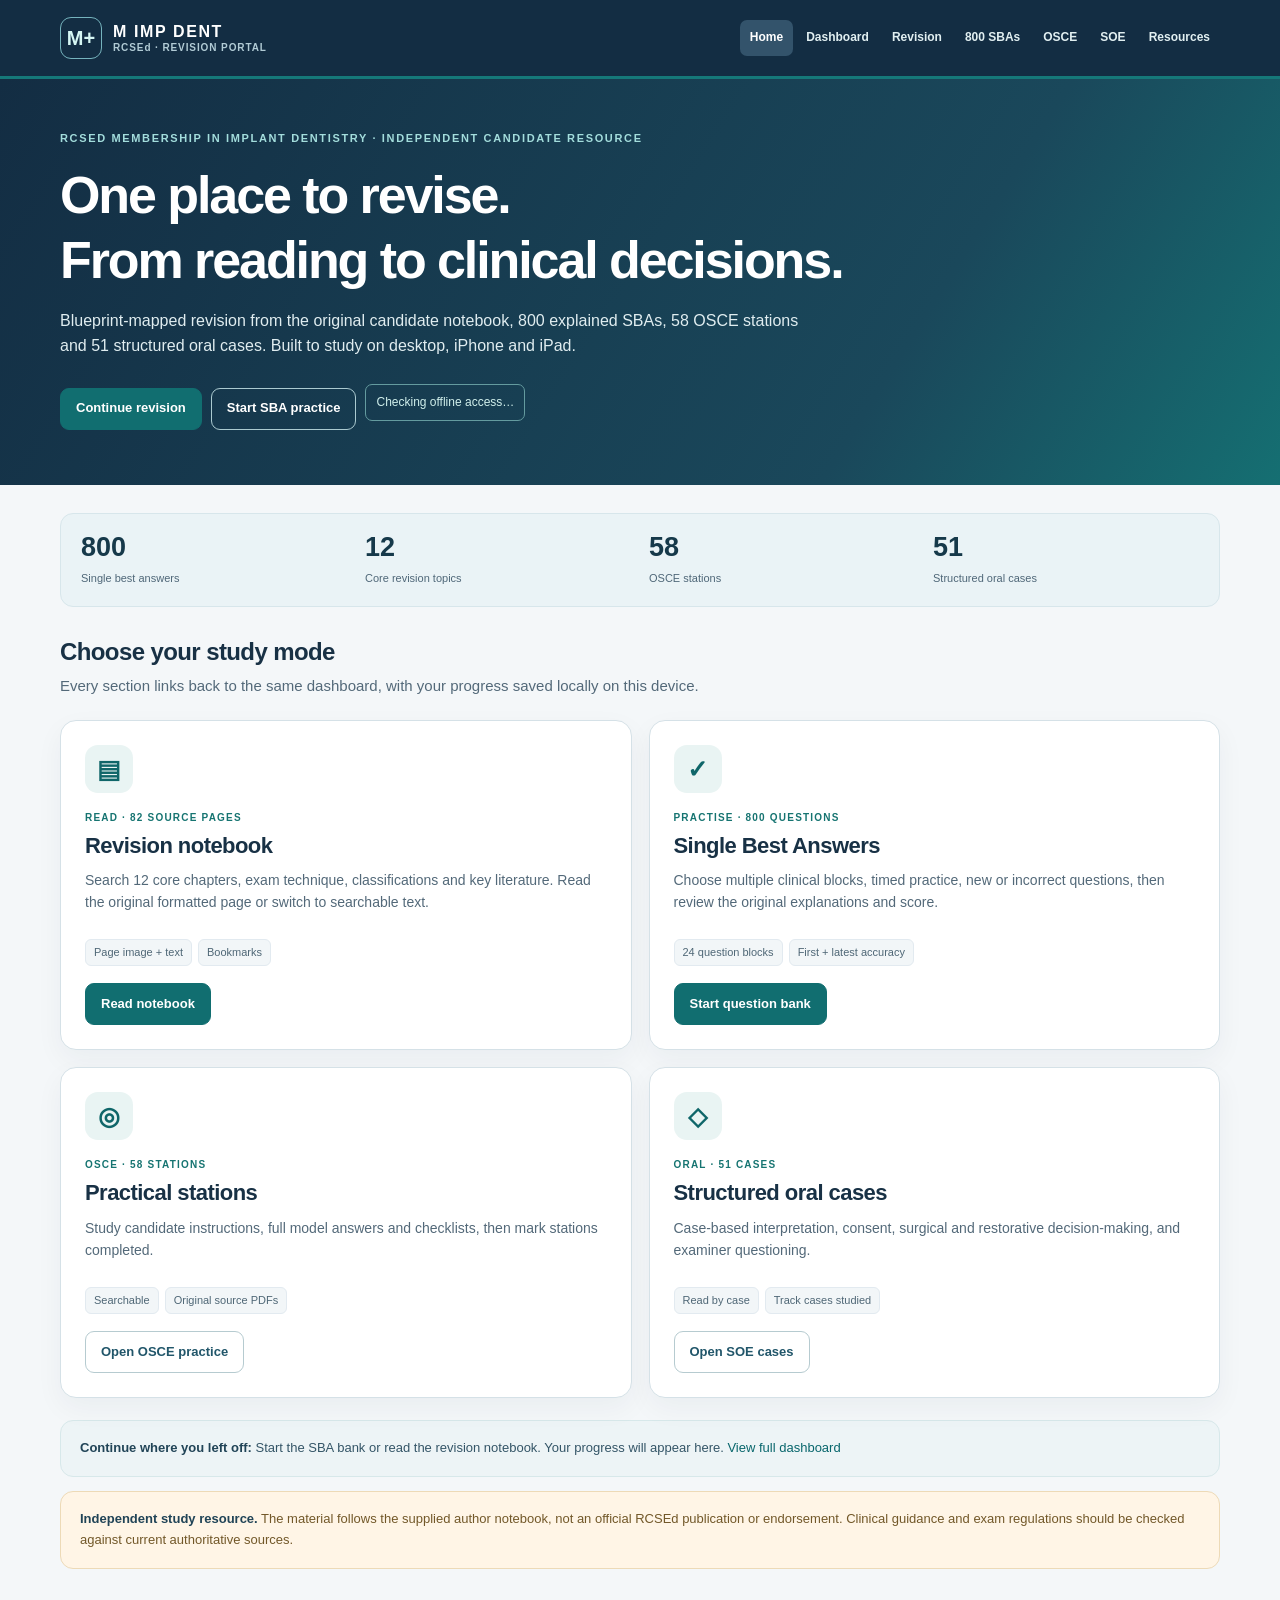
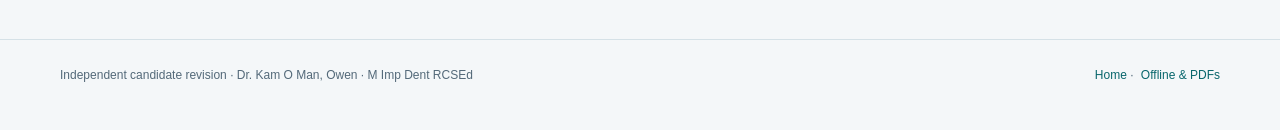
<file: index.html>
<!doctype html><html lang="en"><head><meta charset="utf-8"><meta name="viewport" content="width=device-width,initial-scale=1,viewport-fit=cover"><meta name="theme-color" content="#132d43"><meta name="apple-mobile-web-app-capable" content="yes"><meta name="apple-mobile-web-app-title" content="MImpDent RCSEd"><meta name="apple-mobile-web-app-status-bar-style" content="default"><meta name="description" content="Membership in Implant Dentistry RCSEd revision portal: 800 SBA, 82-page guide, 58 OSCE stations and 51 oral cases. Offline-capable."><link rel="manifest" href="manifest.webmanifest"><link rel="icon" href="assets/icon.svg" type="image/svg+xml"><link rel="apple-touch-icon" href="assets/icon-180.png"><link rel="stylesheet" href="styles.css"><link rel="stylesheet" href="site.css"><title>M Imp Dent RCSEd · Revision Portal</title></head><body>
<header class="site-header"><div class="container header-in"><a class="brand" href="#home" aria-label="Implant dentistry revision home"><span class="brand-emblem">M+</span><span><strong>M IMP DENT</strong><small>RCSEd · REVISION PORTAL</small></span></a><nav class="topnav" aria-label="Study sections"><a href="#home" data-nav="home">Home</a><a href="#dashboard" data-nav="dashboard">Dashboard</a><a href="#notes" data-nav="notes">Revision</a><a href="#practice" data-nav="practice">800 SBAs</a><a href="#osce" data-nav="osce">OSCE</a><a href="#soe" data-nav="soe">SOE</a><a href="#resources" data-nav="resources">Resources</a></nav></div></header>
<main>
<section class="view-page" id="page-home"><section class="hero"><div class="container"><div class="eyebrow">RCSEd Membership in Implant Dentistry · Independent candidate resource</div><h1>One place to revise.<br>From reading to clinical decisions.</h1><p>Blueprint-mapped revision from the original candidate notebook, 800 explained SBAs, 58 OSCE stations and 51 structured oral cases. Built to study on desktop, iPhone and iPad.</p><div class="actions"><a href="#dashboard" class="btn primary">Continue revision</a><a href="#practice" class="btn hero-secondary">Start SBA practice</a><span class="online-status" id="homeOfflineStatus">Checking offline access…</span></div></div></section>
<div class="container content"><div class="status-strip" aria-label="Study coverage"><div class="stat"><strong>800</strong><span>Single best answers</span></div><div class="stat"><strong>12</strong><span>Core revision topics</span></div><div class="stat"><strong>58</strong><span>OSCE stations</span></div><div class="stat"><strong>51</strong><span>Structured oral cases</span></div></div>
<div class="section-heading"><h2>Choose your study mode</h2><p class="muted">Every section links back to the same dashboard, with your progress saved locally on this device.</p></div>
<div class="card-grid study-grid">
<article class="card feature-card"><div class="card-icon">▤</div><div class="card-eyebrow">READ · 82 SOURCE PAGES</div><h2>Revision notebook</h2><p>Search 12 core chapters, exam technique, classifications and key literature. Read the original formatted page or switch to searchable text.</p><div class="stats"><span>Page image + text</span><span>Bookmarks</span></div><a href="#notes" class="btn primary">Read notebook</a></article>
<article class="card feature-card"><div class="card-icon">✓</div><div class="card-eyebrow">PRACTISE · 800 QUESTIONS</div><h2>Single Best Answers</h2><p>Choose multiple clinical blocks, timed practice, new or incorrect questions, then review the original explanations and score.</p><div class="stats"><span>24 question blocks</span><span>First + latest accuracy</span></div><a href="#practice" class="btn primary">Start question bank</a></article>
<article class="card feature-card"><div class="card-icon">◎</div><div class="card-eyebrow">OSCE · 58 STATIONS</div><h2>Practical stations</h2><p>Study candidate instructions, full model answers and checklists, then mark stations completed.</p><div class="stats"><span>Searchable</span><span>Original source PDFs</span></div><a href="#osce" class="btn">Open OSCE practice</a></article>
<article class="card feature-card"><div class="card-icon">◇</div><div class="card-eyebrow">ORAL · 51 CASES</div><h2>Structured oral cases</h2><p>Case-based interpretation, consent, surgical and restorative decision-making, and examiner questioning.</p><div class="stats"><span>Read by case</span><span>Track cases studied</span></div><a href="#soe" class="btn">Open SOE cases</a></article>
</div>
<div class="notice"><strong>Continue where you left off:</strong> <span id="homeProgressSummary">Loading your saved study progress…</span> <a href="#dashboard">View full dashboard</a></div>
<div class="notice warning" style="margin-top:14px"><strong>Independent study resource.</strong> The material follows the supplied author notebook, not an official RCSEd publication or endorsement. Clinical guidance and exam regulations should be checked against current authoritative sources.</div></div></section>
<section class="view-page" id="page-dashboard" hidden><div class="container content"><div class="page-heading"><div class="eyebrow">Your study overview</div><h1>Revision dashboard</h1><p>Clear completion metrics and separate measures for your SBA score, first attempt and repeat performance.</p></div>
<div class="dashboard-kpis"><div class="card kpi"><span>Unique SBAs completed</span><strong id="dashCompleted">0 / 800</strong><div class="progress-track"><b id="dashBar"></b></div></div><div class="card kpi"><span>First-attempt accuracy</span><strong id="dashFirst">—</strong><small>Among questions checked at least once</small></div><div class="card kpi"><span>Latest-answer accuracy</span><strong id="dashLatest">—</strong><small>After any retries</small></div><div class="card kpi"><span>Still to complete</span><strong id="dashRemaining">800</strong><small>Unanswered SBA questions</small></div></div>
<div class="card-grid"><div class="card"><h2>Resume studying</h2><p id="dashSessionStatus" class="muted">No active session yet</p><div class="actions"><a href="#practice" class="btn primary">Open SBA practice</a><a href="#notes" class="btn">Revision notes</a></div></div><div class="card"><h2>Practical and oral progress</h2><div class="meterline"><span>OSCE stations studied</span><strong id="dashOsce">0 / 58</strong></div><div class="progress-track"><b id="dashOsceBar"></b></div><div class="meterline"><span>SOE cases studied</span><strong id="dashSoe">0 / 51</strong></div><div class="progress-track"><b id="dashSoeBar"></b></div><div class="actions" style="margin-top:16px"><a class="btn" href="#osce">OSCE</a><a class="btn" href="#soe">SOE</a></div></div></div>
<div class="card" style="margin-top:18px"><div class="flex" style="justify-content:space-between"><h2>Performance by SBA topic</h2><a href="#practice" class="btn smallbtn">Custom practice</a></div><p class="muted">Completion uses unique answered questions. Latest accuracy reflects the most recently checked answer for each question.</p><div id="dashTopics" class="topic-progress-list"></div></div><p class="small" style="margin-top:18px">Progress is stored in this browser. For use across iPhone and iPad, export your progress from the SBA page and import it on the other device.</p></div></section>
<section class="view-page" id="page-notes" hidden><div class="container content"><div class="page-heading"><div class="eyebrow">Revision library · Original notebook</div><h1>Core revision notebook</h1><p>All 82 pages of the original guide, with formatted page images to preserve tables and figures, plus searchable transcribed text.</p></div>
<div class="reader-layout"><aside class="sidebar notes-sidebar"><h2>Chapters</h2><div class="chapters" id="noteChapters"></div><div class="reader-help">Bookmarks and your last reading page remain on this device.</div><div id="noteBookmarks" class="bookmark-links"></div></aside>
<div class="reader-main"><div class="panel"><div class="toolbar"><label for="notesSearch">Search entire notebook</label><input type="search" id="notesSearch" placeholder="e.g. loading, HbA1c, GBR, torque"><button id="notesSearchBtn" class="btn smallbtn">Search</button><button id="notesClear" class="btn smallbtn">Clear</button></div><div id="notesSearchResults" class="search-results" hidden></div><div id="notesSearchStatus" class="small" aria-live="polite"></div></div>
<div class="panel"><div class="page-meta"><h2 id="notesTitle">Original page</h2><div class="actions"><button class="btn smallbtn" id="notesBookmark">☆ Bookmark</button><a id="notesPdfLink" class="btn smallbtn" target="_blank" rel="noopener" href="pdf/01_Revision_Guide.pdf">Source PDF</a></div></div>
<div class="toolbar note-controls"><button class="btn smallbtn" id="notesPrev">← Previous</button><label for="notesPage">Page</label><input id="notesPage" class="input" type="number" min="1" max="82" value="21"><span class="quiet">/ 82</span><button class="btn smallbtn" id="notesNext">Next →</button><label for="notesMode">View</label><select class="select" id="notesMode"><option value="original">Original page</option><option value="text">Searchable text</option></select><label for="notesZoom">Zoom</label><select class="select" id="notesZoom"><option value="100">100%</option><option value="135">135%</option><option value="175">175%</option></select></div>
<div class="page-view" id="notesFrame"><img id="notesImage" alt="Formatted original revision notebook page" width="785" height="1111"></div><div id="notesText" class="notes-transcript" hidden></div><div id="notesStatus" class="reader-help" aria-live="polite">Loading original page…</div><div class="qmove"><button class="btn" id="notesPrevBottom">← Previous page</button><button class="btn" id="notesNextBottom">Next page →</button></div></div></div></div>
</div></section>
<section class="view-page" id="page-practice" hidden><div class="container content"><div class="page-heading"><div class="eyebrow">SBA practice · 800 questions</div><h1>Single Best Answer bank</h1><p>Choose clinical blocks, track first and latest accuracy, and review every answer with its original explanation. Practice is based only on the supplied 800-question notebook.</p></div><div id="setupView"><div class="quiz-stats"><div class="stat"><b id="answeredCount">0 / 800</b><span>Unique questions checked</span></div><div class="stat"><b id="accuracyCount">—</b><span>Latest-answer accuracy</span></div><div class="stat"><b id="firstAccuracyCount">—</b><span>First-attempt accuracy</span></div><div class="stat"><b id="bookmarkedCount">0</b><span>Bookmarked</span></div></div><div class="panel progress-overview"><div class="flex" style="justify-content:space-between"><strong>Overall SBA progress</strong><span class="small" id="progressDetails">0 of 800</span></div><div aria-label="Overall SBA completion" aria-valuemax="800" aria-valuemin="0" aria-valuenow="0" class="progress-wrap" id="globalProgressBar" role="progressbar"><div class="progress-fill" id="globalProgress"></div></div><p class="small" id="attemptsInfo" style="margin:10px 0 0">0 marked attempts. Retakes update latest accuracy, not first-attempt accuracy.</p></div><p class="storage-warning hidden" id="storageWarning" role="alert"></p><div class="panel"><h2 class="screen-title">Build a practice session</h2><div class="grid2"><div class="field"><label for="blockFilter">Questions to include</label><select class="input" id="blockFilter"></select></div><div class="field"><label for="sizeSelect">Session length</label><select class="input" id="sizeSelect"><option value="10">10 questions</option><option selected="" value="20">20 questions</option><option value="40">40 questions</option><option value="80">80 questions</option><option value="90">90 questions · exam paper</option><option value="all">All available</option></select></div></div><div class="flex" style="margin-top:19px"><label class="check"><input checked="" id="shuffleCheck" type="checkbox"/> Shuffle questions</label><label class="check"><input id="timedCheck" type="checkbox"/> Timed · 80 seconds per question (pause on exit)</label></div><div class="flex" style="margin-top:12px"><label class="check"><input type="checkbox" id="examCheck"/> <strong>Exam simulation</strong> · 90 questions / 120 minutes; no answer reveal until submission</label></div><div class="multi-area hidden" id="multiBlockPanel"><div class="flex" style="justify-content:space-between"><strong>Selected blueprint blocks</strong><span class="small" id="multiCount">24 of 24 selected</span></div><div class="flex" style="margin:10px 0"><button class="btn secondary sm" type="button" id="multiAll">Select all</button><button class="btn secondary sm" type="button" id="multiNone">Clear all</button></div><div id="multiBlockGrid" class="multi-block-grid"></div></div><p id="availablePool" class="small" role="status"></p><div class="setup-actions"><button class="btn primary" id="startBtn">Start session →</button><button class="btn secondary hidden" id="resumeBtn">Resume saved session</button><button class="btn secondary hidden" id="viewLastResultBtn">Previous session results</button><button class="btn secondary" id="browseBtn">Browse all 800</button></div><p class="small" id="setupInfo" role="status"></p></div><details class="panel progress-details section"><summary><strong>Progress by topic (24 blocks)</strong> <span class="small">— see exactly which SBAs remain</span></summary><div class="table-scroll"><table class="progress-table"><thead><tr><th>Block / topic</th><th>Checked</th><th>Correct (latest)</th><th>Completion</th></tr></thead><tbody id="blockProgressRows"></tbody></table></div></details><div class="section info"><strong>Progress stays on your device.</strong> Each uniquely checked question, first and latest answer, attempt count, bookmarks and any unfinished session are stored locally. Export a progress file to transfer between iPhone and iPad or keep a backup.<div class="flex" style="margin-top:14px"><button class="btn sm secondary" id="exportBtn">Export progress</button><button class="btn sm secondary" id="importBtn">Import progress</button><input accept=".json,application/json" class="hidden" id="importFile" type="file"/><button class="btn sm danger" id="clearBtn">Reset progress</button></div></div></div>
<div class="hidden" id="sessionView"><div class="session-top"><div class="session-meta"><span class="tag" id="sessionTitle">Practice</span><span class="tag" id="sessionTime">Untimed</span><span class="small" id="questionPosition">Question 1 of 20</span><span class="small" id="checkedPosition">0 checked</span></div><button class="btn sm secondary" id="exitSession">Save and exit</button></div><div class="progress-wrap"><div class="progress-fill" id="sessionProgress"></div></div><div class="session-navigator"><label class="small" for="jumpSelect">Jump to question:</label><select aria-label="Jump to question in this session" class="input jump-select" id="jumpSelect"></select><button class="btn secondary sm" id="nextUnansweredBtn">Next unchecked</button></div><section class="panel question-card" style="margin-top:17px"><div class="flex" style="justify-content:space-between"><span class="tag" id="qBlock">Block A</span><button aria-pressed="false" class="btn secondary sm" id="bookmarkBtn">☆ Bookmark</button></div><h2 id="qNumber" style="margin:16px 0 0;font-size:1.4rem">Question 1</h2><div class="stem" id="qStem"></div><div aria-label="Choose one answer" class="options" id="qOptions" role="group"></div><section class="explanation hidden" id="answerPanel"><h3 id="answerTitle">Answer</h3><p id="answerText"></p><p class="small" id="sourcePages"></p></section><p class="small" id="qFeedback" role="status"></p><div class="question-footer"><div class="flex"><button class="btn secondary" id="previousBtn">← Previous</button><button class="btn secondary" id="nextBtn">Next →</button></div><div class="flex"><button class="btn primary" id="revealBtn">Check answer &amp; explain</button><button class="btn secondary" id="finishBtn">Finish</button></div></div></section><div class="small" style="margin-top:14px">Use ← / → keyboard arrows to navigate on a computer. Your work is saved automatically.</div></div>
<div class="hidden" id="resultsView"><div class="panel"><div class="eyebrow">Practice complete</div><h2 id="resultsTitle">Session summary</h2><div class="quiz-stats results-stats" style="margin-top:20px"><div class="stat"><b id="resultCorrect">—</b><span>Correct answers</span></div><div class="stat"><b id="resultAttempted">—</b><span>Checked questions</span></div><div class="stat"><b id="resultScore">—</b><span>Score (all assigned)</span></div><div class="stat"><b id="resultAccuracy">—</b><span>Accuracy (checked only)</span></div></div><p class="muted" id="resultsBreakdown">Unanswered questions are included in the session score denominator but excluded from checked-answer accuracy.</p><div class="flex"><button class="btn primary" id="reviewWrongBtn">Review incorrect</button><button class="btn secondary" id="reviewUnansweredBtn">Complete unanswered</button><button class="btn secondary" id="newSessionBtn">New session</button></div></div></div>
<div class="hidden" id="browseView"><div class="flex" style="justify-content:space-between;align-items:center;margin-bottom:14px"><h2 style="margin:0">Browse the bank</h2><button class="btn sm secondary" id="browseBack">← Set up a session</button></div><div class="panel"><div class="grid2"><div class="field"><label for="browseSearch">Search questions</label><input class="input" id="browseSearch" placeholder="e.g. immediate loading, diabetes" type="search"/></div><div class="field"><label for="browseTopic">Blueprint block</label><select class="input" id="browseTopic"><option value="ALL">All blocks</option></select></div></div><p class="small" id="browseCount" style="margin-top:12px"></p><div id="browseResults"></div><button class="btn secondary hidden" id="loadMoreBtn">Show more questions</button></div></div>
<p class="disclaimer section">The original PDF is the source of these questions and explanations. This is an independent revision aid and is not affiliated with or endorsed by RCSEd.</p></div></section>
<section class="view-page" id="page-osce" hidden><div class="container content"><div class="page-heading"><div class="eyebrow">Clinical skills · 58 stations</div><h1>OSCE practice</h1><p>Read and rehearse the original candidate instructions, direction of thought, model answers and examiner checklists.</p></div><div id="osceReader"></div></div></section>
<section class="view-page" id="page-soe" hidden><div class="container content"><div class="page-heading"><div class="eyebrow">Clinical reasoning · 51 cases</div><h1>Structured Oral Examination</h1><p>Rehearse case scenarios and examiner questioning with the full author-model answers, including the three set-piece sections.</p></div><div id="soeReader"></div></div></section>
<section class="view-page" id="page-resources" hidden><div class="container content"><div class="page-heading"><div class="eyebrow">Downloads & offline access</div><h1>Original reference material</h1><p>These five PDFs reproduce the 951 pages of the uploaded notebook across separate study components.</p></div><div class="resource-list">
<a href="pdf/01_Revision_Guide.pdf" class="resource"><strong>Core revision guide</strong><small>82 pages · technique, 12 core chapters, high-yield lists, literature</small></a>
<a href="pdf/02_SBA_800_Questions.pdf" class="resource"><strong>Written paper: 800 questions</strong><small>145 pages · question-only version</small></a>
<a href="pdf/03_SBA_800_Answers_Explanations.pdf" class="resource"><strong>SBA answers and explanations</strong><small>121 pages · original answer key and clinical rationales</small></a>
<a href="pdf/04_OSCE_58_Stations.pdf" class="resource"><strong>58 OSCE stations</strong><small>195 pages · instructions and checklists</small></a>
<a href="pdf/05_SOE_51_Cases.pdf" class="resource"><strong>51 SOE cases</strong><small>408 pages · structured examiner flows</small></a>
</div><div class="panel" style="margin-top:20px"><h2>Use the website offline</h2><p>After publishing to GitHub Pages, open your site in Safari while online, tap <strong>Share → Add to Home Screen</strong>, and launch it once online. All 800 SBA questions, searchable notes and oral-case text are saved by the website cache. The 82 formatted notebook pages can also be saved for offline viewing. PDFs are optional, downloaded separately to avoid storage failures.</p><div class="actions"><button class="btn primary" id="savePagesOffline">Save all original notebook pages offline</button><button class="btn" id="savePdfsOffline">Save 5 PDFs offline</button><button class="btn" id="checkOffline">Check offline readiness</button></div><p class="small" id="offlineStatus" aria-live="polite">Checking offline assets…</p><div id="offlineDetails" class="offline-details"></div><p class="small">If you clear Safari website data, saved scores and downloads may be lost. Export progress first.</p></div><div class="notice warning" style="margin-top:18px">This independent notebook is not endorsed by the Royal College of Surgeons of Edinburgh. Source material was not clinically revalidated as part of this website redesign.</div></div></section>
</main><footer class="foot"><div class="container foot-in"><span>Independent candidate revision · Dr. Kam O Man, Owen · M Imp Dent RCSEd</span><span><a href="#home">Home</a> · <a href="#resources">Offline & PDFs</a></span></div></footer>
<script src="data/questions.js"></script><script src="data/revision.js"></script><script src="data/cases.js"></script><script src="app.js"></script><script src="quiz-app.js"></script><script src="portal.js"></script></body></html>
</file>
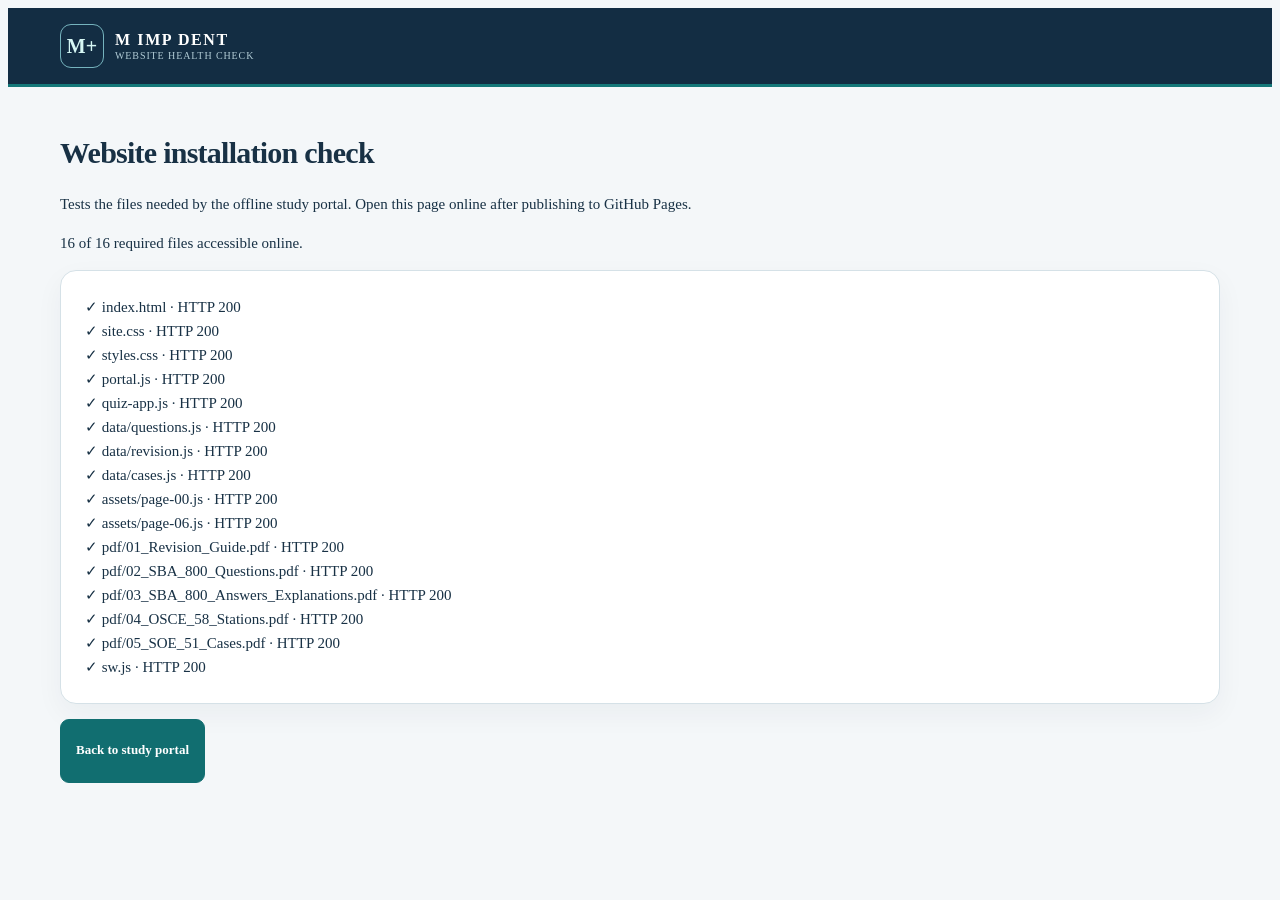
<file: healthcheck.html>
<!doctype html><html lang="en"><head><meta charset="utf-8"><meta name="viewport" content="width=device-width,initial-scale=1"><title>MImpDent portal · File health check</title><link rel="stylesheet" href="site.css"></head><body><header class="site-header"><div class="container header-in"><a class="brand" href="index.html#home"><span class="brand-emblem">M+</span><span><strong>M IMP DENT</strong><small>WEBSITE HEALTH CHECK</small></span></a></div></header><main class="container content"><h1>Website installation check</h1><p>Tests the files needed by the offline study portal. Open this page online after publishing to GitHub Pages.</p><p id="status">Running checks…</p><div id="checks" class="card"></div><p><a href="index.html#home" class="btn primary">Back to study portal</a></p></main><script>
(async()=>{const paths=['index.html','site.css','styles.css','portal.js','quiz-app.js','data/questions.js','data/revision.js','data/cases.js','assets/page-00.js','assets/page-06.js','pdf/01_Revision_Guide.pdf','pdf/02_SBA_800_Questions.pdf','pdf/03_SBA_800_Answers_Explanations.pdf','pdf/04_OSCE_58_Stations.pdf','pdf/05_SOE_51_Cases.pdf','sw.js'];let good=0;const d=document.getElementById('checks');for(const p of paths){const line=document.createElement('div');try{const r=await fetch(p,{method:'HEAD',cache:'no-store'});line.textContent=(r.ok?'✓ ':'✕ ')+p+' · HTTP '+r.status;if(r.ok)good++}catch(e){line.textContent='✕ '+p+' · '+e.message}d.append(line)}document.getElementById('status').textContent=`${good} of ${paths.length} required files accessible online.`})();
</script></body></html>
</file>
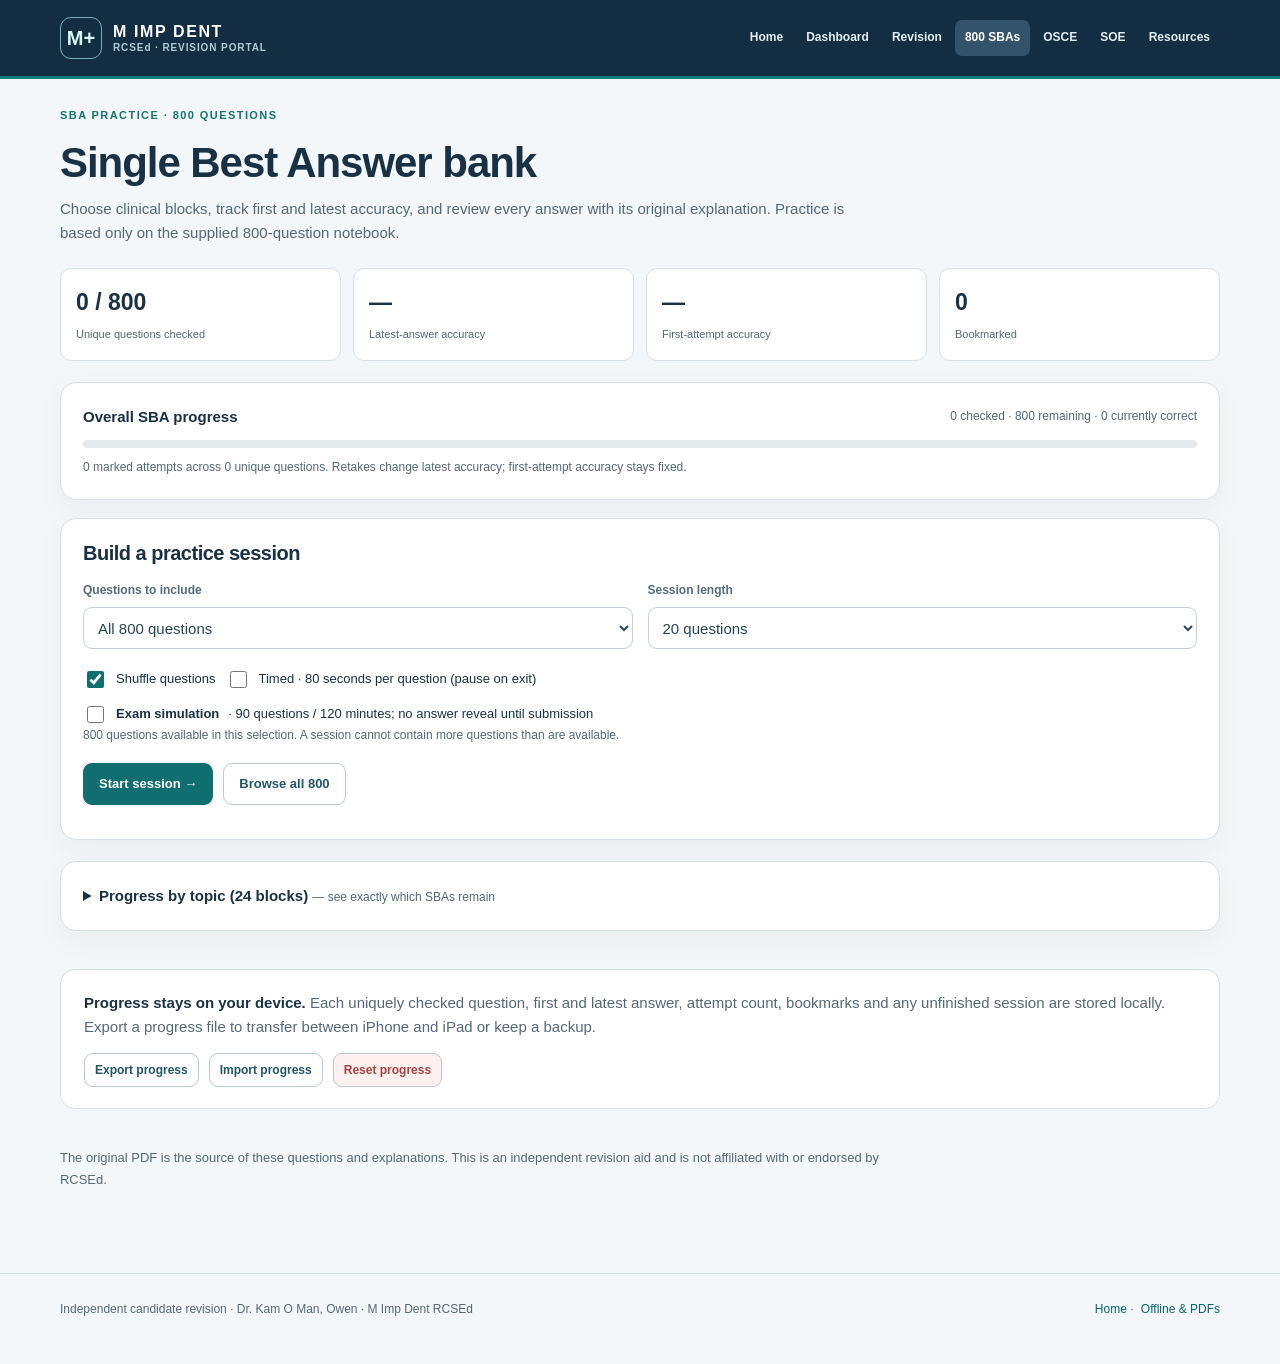
<file: quiz.html>
<!doctype html><html lang="en"><head><meta charset="utf-8"><meta name="viewport" content="width=device-width,initial-scale=1"><meta http-equiv="refresh" content="0;url=./index.html#practice"><title>Opening MImpDent portal</title></head><body><p>Opening <a href="./index.html#practice">the practice section</a>…</p><script>location.replace('./index.html'+location.search+'#practice');</script></body></html>
</file>
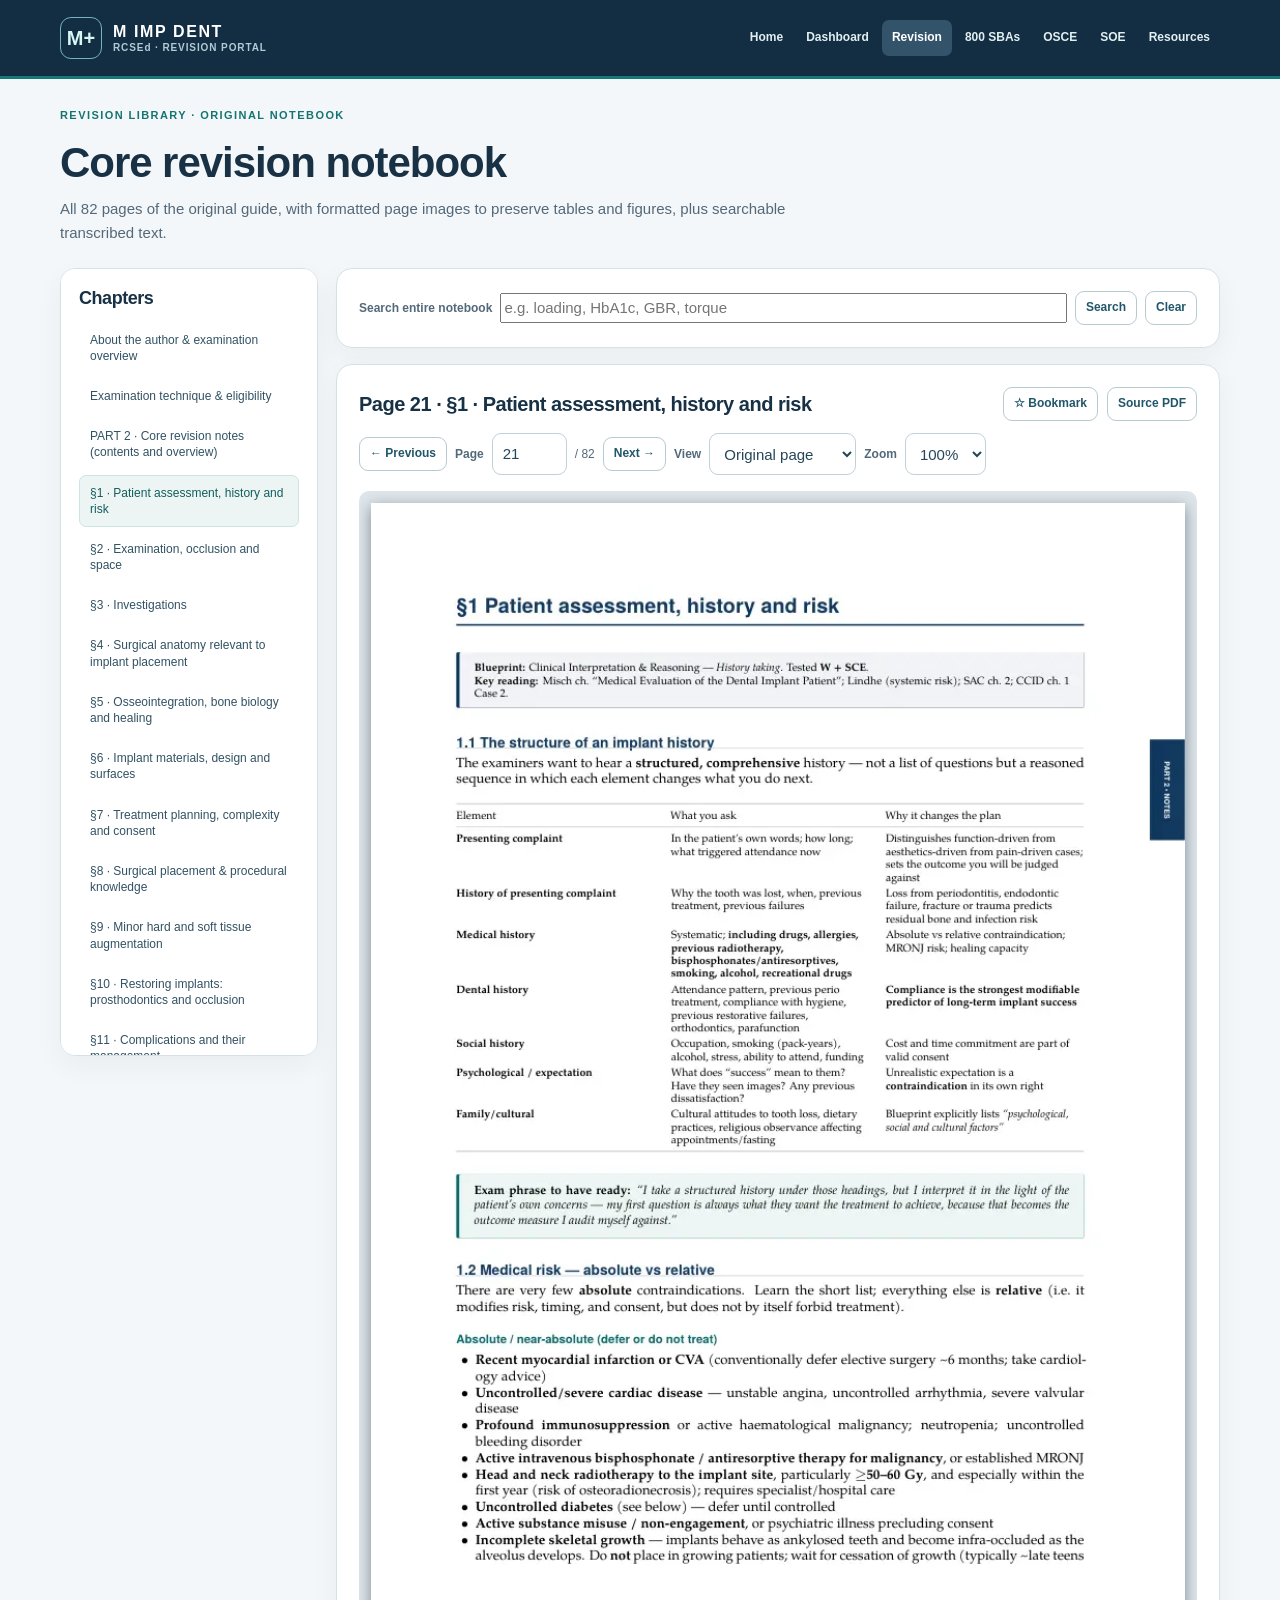
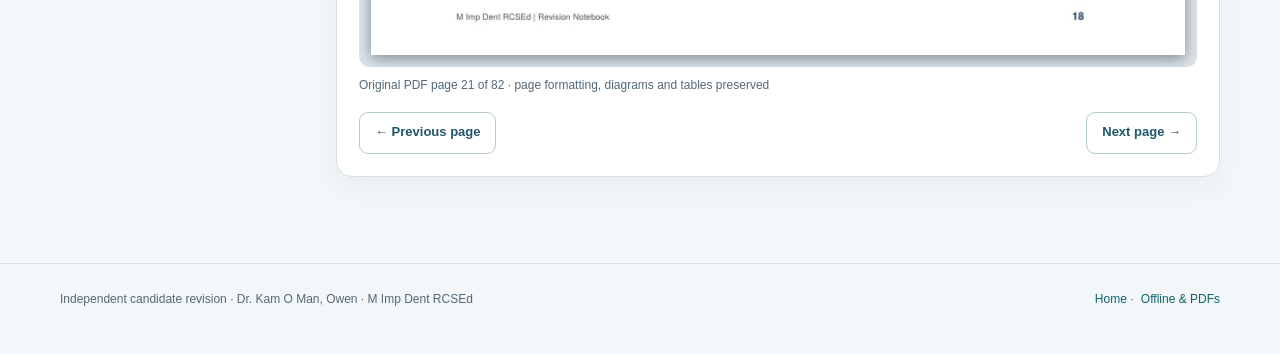
<file: revision.html>
<!doctype html><html lang="en"><head><meta charset="utf-8"><meta name="viewport" content="width=device-width,initial-scale=1"><meta http-equiv="refresh" content="0;url=./index.html#notes"><title>Opening MImpDent portal</title></head><body><p>Opening <a href="./index.html#notes">the notes section</a>…</p><script>location.replace('./index.html'+location.search+'#notes');</script></body></html>
</file>
<file: styles.css>
:root{--ink:#142538;--muted:#627286;--accent:#087e84;--accent-soft:#ddf3f1;--gold:#d39b36;--bg:#f5f7f8;--surface:#fff;--border:#dee5e8;--shadow:0 12px 40px rgba(18,42,62,.055);--good:#0a795b;--bad:#b23c45;--radius:17px;color-scheme:light}
*{box-sizing:border-box}html{scroll-behavior:smooth}body{margin:0;color:var(--ink);background:var(--bg);font-family:-apple-system,BlinkMacSystemFont,'Segoe UI',Roboto,'Helvetica Neue',Arial,sans-serif;font-size:16px;line-height:1.6;-webkit-font-smoothing:antialiased}a{color:var(--accent);text-decoration:none}a:hover{text-decoration:underline}button,input,select{font:inherit}button{cursor:pointer}button:disabled{opacity:.45;cursor:not-allowed}h1,h2,h3,h4,p{margin-top:0}h1{font-size:clamp(2.05rem,5.5vw,3.7rem);letter-spacing:-.055em;line-height:1.12}h2{font-size:clamp(1.35rem,3.2vw,2.05rem);letter-spacing:-.03em;line-height:1.2}h3{font-size:1.12rem;letter-spacing:-.012em}small,.small{font-size:.88rem;color:var(--muted)}.container{width:min(1120px,calc(100% - 36px));margin-inline:auto}.site-header{background:var(--surface);border-bottom:1px solid var(--border);position:sticky;top:0;z-index:15}.head-row{display:flex;justify-content:space-between;align-items:center;min-height:70px;gap:12px}.brand{display:flex;align-items:center;gap:11px;color:var(--ink);font-weight:780;font-size:.91rem;letter-spacing:.01em;line-height:1.12}.brand:hover{text-decoration:none}.logo{display:grid;place-items:center;background:var(--ink);color:#fff;border-radius:11px;width:40px;height:40px;font-weight:750;letter-spacing:-.08em}.brand span:last-child{max-width:210px}.head-links{display:flex;gap:8px;align-items:center}.navlink{border-radius:9px;color:var(--muted);padding:8px 12px;font-size:.9rem;font-weight:650}.navlink.active,.navlink:hover{background:var(--accent-soft);color:var(--accent);text-decoration:none}.status{font-size:.76rem;font-weight:650;color:var(--muted);display:inline-flex;align-items:center;gap:5px}.dot{background:#d69b49;border-radius:100%;width:7px;height:7px;display:inline-block}.dot.ready{background:#16a37a}.main{padding:38px 0 72px}.eyebrow{text-transform:uppercase;font-weight:770;color:var(--accent);letter-spacing:.155em;font-size:.75rem;margin-bottom:15px}.hero{padding:48px 0 39px;max-width:850px}.hero p{font-size:1.13rem;color:var(--muted);max-width:710px}.hero strong{color:var(--ink)}.metricbar{display:grid;grid-template-columns:repeat(4,1fr);gap:11px;margin-bottom:27px}.metric{padding:19px 21px;border:1px solid var(--border);border-radius:var(--radius);background:var(--surface)}.metric .value{font-size:1.73rem;font-weight:800;letter-spacing:-.035em;line-height:1.2}.metric .name{font-size:.83rem;color:var(--muted)}.cards{display:grid;grid-template-columns:repeat(2,minmax(0,1fr));gap:18px}.feature{background:var(--surface);border:1px solid var(--border);border-radius:20px;padding:28px;box-shadow:var(--shadow);display:flex;flex-direction:column;min-height:290px}.feature .number{font-size:.73rem;color:var(--accent);font-weight:770;text-transform:uppercase;letter-spacing:.12em}.feature h2{margin:14px 0 14px}.feature p{color:var(--muted)}.feature .bottom{margin-top:auto;padding-top:16px}.btn{border-radius:10px;border:1px solid transparent;background:var(--ink);padding:11px 16px;color:#fff;display:inline-flex;align-items:center;justify-content:center;gap:8px;font-size:.92rem;font-weight:700;text-decoration:none;line-height:1.4}.btn:hover{text-decoration:none;filter:brightness(1.08)}.btn.primary{background:var(--accent)}.btn.secondary{background:var(--surface);color:var(--ink);border:1px solid var(--border)}.btn.soft{background:var(--accent-soft);color:var(--accent)}.btn.danger{background:#fff0f0;color:var(--bad)}.btn.sm{padding:7px 11px;font-size:.85rem}.btn:focus-visible,.navlink:focus-visible,.option:focus-visible,a:focus-visible,input:focus-visible,select:focus-visible{outline:3px solid #7eb8c9;outline-offset:2px}.section{margin-top:38px}.resources{display:grid;grid-template-columns:repeat(3,1fr);gap:12px}.resource{padding:18px;background:var(--surface);border:1px solid var(--border);border-radius:14px;display:block}.resource:hover{text-decoration:none;border-color:#82bdbb}.resource .rtitle{color:var(--ink);font-weight:740}.resource .rmeta{color:var(--muted);font-size:.85rem;margin-top:4px}.info{padding:21px 23px;background:var(--surface);border:1px solid var(--border);border-radius:15px;color:var(--muted)}.info strong{color:var(--ink)}.info ol{padding-left:23px;margin:8px 0 3px}.info li{padding:3px 0}.muted{color:var(--muted)}.disclaimer{font-size:.81rem;color:var(--muted);max-width:850px;line-height:1.65}.footer{border-top:1px solid var(--border);padding:26px 0 37px;color:var(--muted);font-size:.82rem}.footer .container{display:flex;justify-content:space-between;gap:20px}.page-heading{margin-bottom:23px}.page-heading h1{font-size:clamp(1.8rem,4.4vw,2.7rem);margin-bottom:8px}.page-heading p{color:var(--muted);max-width:800px}.panel{background:var(--surface);border:1px solid var(--border);border-radius:var(--radius);box-shadow:var(--shadow);padding:23px}.field{display:flex;flex-direction:column;gap:7px}.field label{font-weight:700;font-size:.89rem}.input{width:100%;background:#fff;border:1px solid #cdd9dd;border-radius:10px;min-height:43px;padding:8px 12px;color:var(--ink)}.input:focus{outline:3px solid #d4eeec;border-color:var(--accent)}.flex{display:flex;gap:10px;align-items:center;flex-wrap:wrap}.stack{display:flex;flex-direction:column;gap:15px}.grid2{display:grid;grid-template-columns:1fr 1fr;gap:15px}.check{display:flex;align-items:center;gap:9px;font-size:.91rem;color:var(--ink)}.check input{accent-color:var(--accent);height:17px;width:17px}.tag{display:inline-flex;border-radius:20px;background:#ebf3f5;padding:4px 10px;color:#4c6a76;font-size:.78rem;font-weight:740}.tag.good{background:#dcf5ea;color:var(--good)}.tag.bad{background:#ffe6e6;color:var(--bad)}.progress-wrap{height:8px;background:#e5ebed;border-radius:99px;overflow:hidden}.progress-fill{background:var(--accent);height:100%;transition:width .25s;width:0}.quiz-stats{display:grid;grid-template-columns:repeat(3,1fr);gap:12px;margin-bottom:21px}.stat{border:1px solid var(--border);border-radius:13px;background:var(--surface);padding:16px}.stat b{display:block;font-size:1.5rem}.stat span{color:var(--muted);font-size:.83rem}.setup-actions{display:flex;align-items:center;gap:10px;flex-wrap:wrap;margin-top:20px}.session-top{display:flex;gap:14px;align-items:center;justify-content:space-between;margin-bottom:15px;flex-wrap:wrap}.session-meta{display:flex;align-items:center;gap:9px;flex-wrap:wrap}.question-card{padding:26px 26px 20px}.stem{font-size:1.08rem;font-weight:620;line-height:1.72;white-space:normal;overflow-wrap:anywhere;margin:19px 0 23px}.options{display:flex;flex-direction:column;gap:10px}.option{border:1px solid var(--border);border-radius:12px;background:#fff;color:var(--ink);padding:13px 15px;display:flex;gap:13px;text-align:left;align-items:flex-start;width:100%;line-height:1.58}.option .letter{background:#edf1f4;flex:0 0 30px;height:30px;display:grid;place-items:center;border-radius:8px;font-weight:800;font-size:.86rem}.option.selected{border-color:var(--accent);background:#effaf9}.option.correct{border-color:#69b59b;background:#e8f8f0}.option.incorrect{border-color:#e3a6aa;background:#fff0f0}.option:disabled{opacity:1;cursor:default}.explanation{margin-top:22px;border-top:1px solid var(--border);padding-top:21px}.explanation h3{color:var(--accent);margin-bottom:9px}.explanation p{line-height:1.75;color:#405365}.question-footer{display:flex;flex-wrap:wrap;align-items:center;justify-content:space-between;gap:11px;margin-top:21px}.card-tabs{border-top:1px solid var(--border);margin-top:14px;padding-top:16px}.hidden{display:none!important}.browser-row{background:#fff;border:1px solid var(--border);padding:15px 17px;border-radius:12px;margin-bottom:9px;display:flex;align-items:center;justify-content:space-between;gap:13px;width:100%;text-align:left;color:var(--ink)}.browser-row:hover{border-color:var(--accent)}.browser-row .qtitle{line-height:1.45;display:block}.browser-row .qmeta{display:block;font-size:.78rem;color:var(--muted);margin-top:5px}.library-layout{display:grid;grid-template-columns:265px minmax(0,1fr);gap:22px;align-items:start}.sidebar{position:sticky;top:94px;max-height:calc(100vh - 114px);overflow-y:auto}.nav-section{width:100%;border:0;background:transparent;text-align:left;color:var(--muted);border-radius:10px;padding:11px 12px;line-height:1.4;font-size:.88rem;display:block}.nav-section.active{background:var(--accent-soft);color:var(--accent);font-weight:740}.nav-section:hover{background:#edf2f4}.article-header{border-bottom:1px solid var(--border);margin-bottom:21px;padding-bottom:18px}.article-header h2{margin:0 0 8px}.article-page{padding:21px 0;border-bottom:1px solid var(--border)}.article-page:last-child{border-bottom:none}.article-page h3{color:var(--accent);font-size:.82rem;letter-spacing:.08em;text-transform:uppercase;margin-bottom:16px}.note-block{white-space:pre-wrap;overflow-wrap:anywhere;font-size:1rem;line-height:1.72;margin:0 0 17px;color:#34475a}.note-block.heading{font-weight:760;color:var(--ink);font-size:1.1rem;line-height:1.4}.source-link{font-size:.8rem;font-weight:650}.search-note{font-size:.85rem;margin-top:6px}.empty{padding:35px 20px;color:var(--muted);text-align:center}mark{background:#fff0a5;color:inherit;border-radius:3px}.reader-tools{display:flex;flex-wrap:wrap;gap:8px;align-items:center;margin:0 0 19px}.reader-tools .input{max-width:340px}.reader-tools .btn{margin-left:auto}.read-plus .note-block{font-size:1.16rem}.read-plus .note-block.heading{font-size:1.26rem}.pdf-link-grid{display:grid;grid-template-columns:repeat(2,1fr);gap:10px;margin-top:19px}.pdf-link-grid a{border:1px solid var(--border);padding:12px;border-radius:10px;color:var(--ink);font-weight:650;font-size:.86rem}.pdf-link-grid a:hover{border-color:var(--accent);text-decoration:none}.accent{color:var(--accent)}.screen-title{margin-bottom:15px}.session-navigator{display:flex;align-items:center;gap:8px;justify-content:space-between;flex-wrap:wrap}.kbd{font-size:.74rem;color:var(--muted);font-weight:600}@media(max-width:760px){.container{width:min(100% - 24px,700px)}.head-row{min-height:65px}.brand{font-size:.8rem}.logo{width:34px;height:34px}.brand span:last-child{max-width:136px}.head-links{gap:0}.navlink{padding:7px 8px;font-size:.79rem}.main{padding:23px 0 50px}.hero{padding:24px 0 17px}.hero p{font-size:1rem}.metricbar{grid-template-columns:repeat(2,1fr)}.cards,.grid2,.resources{grid-template-columns:1fr}.feature{min-height:240px;padding:23px}.feature h2{font-size:1.6rem}.panel{padding:18px}.quiz-stats{grid-template-columns:repeat(3,1fr);gap:7px}.stat{padding:10px}.stat b{font-size:1.25rem}.stat span{font-size:.75rem}.question-card{padding:17px}.option{padding:11px}.question-footer .btn{flex:1}.library-layout{display:block}.sidebar{position:static;max-height:none;display:flex;gap:7px;overflow-x:auto;white-space:nowrap;padding:11px;margin-bottom:8px;background:var(--surface);border:1px solid var(--border);border-radius:11px}.nav-section{width:auto;flex:none;border:1px solid #e2e9eb;padding:8px 12px}.article-page{padding:15px 0}.note-block{font-size:.96rem}.footer .container{display:block}.pdf-link-grid{grid-template-columns:1fr}.reader-tools .input{max-width:100%}.reader-tools .btn{margin-left:0}}@media(prefers-color-scheme:dark){:root{--ink:#e6eef6;--muted:#a1b2c0;--accent:#68d2cf;--accent-soft:#153a41;--gold:#e4bd76;--bg:#0b1722;--surface:#132432;--border:#2b4655;--shadow:none;--good:#80dcb4;--bad:#ff9da3;color-scheme:dark}.logo{background:#edf6fa;color:#112633}.navlink.active{color:#68d2cf}.input,.option,.browser-row{background:var(--surface);color:var(--ink);border-color:var(--border)}.option .letter{background:#253b4b}.option.selected{background:#183b3f}.option.correct{background:#16413b}.option.incorrect{background:#442d39}.explanation p,.note-block{color:#cfdae4}.resource:hover,.pdf-link-grid a:hover{border-color:var(--accent)}.tag{background:#25404e;color:#adcad5}.tag.good{background:#1b4439;color:#8adab8}.tag.bad{background:#4c2731;color:#ffafb2}.btn.secondary{color:var(--ink)}.btn.soft{color:var(--accent)}.btn.danger{background:#40262b;color:#ffb3ba}.nav-section:hover{background:#203847}.nav-section.active{color:var(--accent)}mark{background:#785d20;color:#fff}}@media print{.site-header,.footer,.sidebar,.reader-tools,.question-footer,.setup-actions{display:none!important}.main{padding:0}.container{width:100%}.library-layout{display:block}.panel{border:none;box-shadow:none}}

/* QA revision: readable progress breakdown and unambiguous scoring on phone and tablet. */
.quiz-stats{grid-template-columns:repeat(4,minmax(0,1fr))}
.progress-overview{margin-bottom:19px;padding:18px 21px}
.progress-overview .progress-wrap{margin-top:11px}
.progress-details{margin-top:21px}
.progress-details summary{cursor:pointer;list-style:revert;margin:0 0 8px}
.progress-details:not([open]) summary{margin-bottom:0}
.table-scroll{width:100%;overflow-x:auto}
.progress-table{width:100%;border-collapse:collapse;font-size:.86rem;min-width:530px}
.progress-table th,.progress-table td{border-bottom:1px solid var(--border);padding:10px 9px;text-align:left;vertical-align:top}
.progress-table th{color:var(--muted);font-size:.78rem}
.progress-table td:first-child{width:55%}
.storage-warning{border:1px solid #cc6a51;background:#fff1e8;color:#833614;padding:13px 15px;margin-bottom:16px;border-radius:10px}
.session-navigator{margin:14px 0 4px;justify-content:flex-start}
.session-navigator .jump-select{width:auto;min-width:175px;max-width:100%;font-size:.87rem;min-height:39px}
#qFeedback{margin:14px 0 0}
.results-stats{grid-template-columns:repeat(4,minmax(0,1fr))}
.pdf-cache-panel{display:flex;align-items:center;justify-content:space-between;gap:10px;flex-wrap:wrap;background:var(--surface);border:1px solid var(--border);border-radius:12px;padding:13px 17px;margin:0 0 24px;font-size:.88rem;color:var(--muted)}
@media(max-width:760px){.quiz-stats,.results-stats{grid-template-columns:repeat(2,minmax(0,1fr));gap:8px}.progress-overview{padding:16px}.session-navigator .jump-select{max-width:calc(100% - 95px)}.progress-table{font-size:.82rem}}
@media(prefers-color-scheme:dark){.storage-warning{background:#402a25;color:#f8c8aa}}

.empty-actions{justify-content:center;margin-top:18px}
</file>
<file: site.css>
/* Rebuilt portal, visually aligned to the DSFE-Fpros navy / teal study design. */
:root{--ink:#183145;--navy:#132d43;--navy2:#23465e;--teal:#116e70;--accent:#116e70;--accent-soft:#e9f5f1;--muted:#536979;--line:#d5e1e7;--border:#d5e1e7;--bg:#f4f7f9;--surface:#fff;--shadow:0 10px 28px #132d430c;--good:#16664e;--bad:#a04442;--radius:15px;color-scheme:light}
[hidden]{display:none!important}html{font-size:16px}body{background:var(--bg);color:var(--ink);font-size:15px;line-height:1.6;-webkit-font-smoothing:antialiased}h1,h2,h3{line-height:1.25;letter-spacing:-.025em}a{color:#08666c;text-underline-offset:3px}.container{width:min(1160px,calc(100% - 36px));margin-inline:auto}.site-header{position:sticky;top:0;z-index:50;background:var(--navy);color:#eff9f9;border-bottom:3px solid #157879;box-shadow:none}.header-in{min-height:76px;display:flex;align-items:center;justify-content:space-between;gap:14px}.brand{display:flex;align-items:center;gap:11px;color:#fff;text-decoration:none}.brand:hover{color:#fff;text-decoration:none}.brand strong{display:block;font-size:16px;font-weight:850;letter-spacing:.1em;line-height:1.3}.brand small{display:block;font-size:10px;letter-spacing:.09em;color:#b1cbd5;line-height:1.2}.brand-emblem{width:42px;height:42px;border-radius:11px;border:1px solid #75b3bd;display:grid;place-items:center;font-size:20px;color:#d6f7f4;font-weight:850}.topnav{display:flex;gap:3px;align-items:center;flex-wrap:wrap}.topnav a{color:#e1eff1;text-decoration:none;border-radius:7px;padding:8px 10px;font-size:12px;font-weight:750;white-space:nowrap}.topnav a:hover,.topnav a[aria-current=page]{background:#33536b;color:#fff}.topnav a:focus-visible{outline-color:#ffd18d}.view-page>.container.content{padding-top:28px;padding-bottom:70px}.view-page>.hero{background:linear-gradient(122deg,#132d43,#1a485b 70%,#156f72);color:#fff;padding:51px 0 55px;max-width:none}.hero h1{font-size:clamp(33px,5vw,52px);max-width:800px;margin-bottom:15px;letter-spacing:-.04em}.hero p{font-size:16px;color:#e0edf0;max-width:750px}.hero .eyebrow{font-size:11px;letter-spacing:.15em;color:#a3dddc;margin-bottom:15px}.hero .btn{margin-top:13px}.btn{display:inline-flex;align-items:center;justify-content:center;gap:7px;min-height:42px;padding:10px 15px;border-radius:9px;border:1px solid #b6cbd0;color:#21566a;background:white;font-weight:750;font-size:13px;text-decoration:none;line-height:1.3}.btn:hover{text-decoration:none;background:#edf4f5;filter:none}.btn.primary{background:var(--teal);color:#fff;border-color:var(--teal)}.btn.primary:hover{background:#095457}.btn.secondary{background:#fff;color:#21566a;border-color:#b6cbd0}.btn.smallbtn,.btn.sm{min-height:34px;padding:6px 10px;font-size:12px}.btn.hero-secondary{background:transparent;border-color:#abcad0;color:#fff}.btn.hero-secondary:hover{background:#24556a}.btn:disabled{opacity:.55}.online-status{display:inline-flex;align-items:center;border:1px solid #649b9f;border-radius:7px;padding:8px 10px;font-size:12px;color:#d0efeb}.eyebrow{font-size:11px;letter-spacing:.13em;color:#157471;font-weight:800;text-transform:uppercase;margin-bottom:12px}.page-heading h1{font-size:clamp(30px,5vw,42px);margin-bottom:8px}.page-heading p{font-size:15px}.muted{color:var(--muted)}.small,small{font-size:12px;color:var(--muted)}.quiet{font-size:12px;color:var(--muted)}.content{padding-top:27px;padding-bottom:70px}.status-strip{display:flex;flex-wrap:wrap;gap:18px;background:#eaf3f6;border:1px solid #d7e6eb;padding:17px 20px;border-radius:13px;margin-bottom:27px}.status-strip .stat{flex:1;min-width:130px;border:0;background:transparent;padding:0}.status-strip .stat strong{font-size:27px;display:block;color:#16394a;line-height:1.25}.status-strip .stat span{font-size:11px;color:#4f6778}.section-heading{margin:30px 0 14px}.section-heading h2{font-size:24px;margin-bottom:7px}.card-grid{display:grid;grid-template-columns:repeat(2,minmax(0,1fr));gap:17px;margin:22px 0}.card,.panel{background:#fff;border:1px solid var(--line);border-radius:16px;box-shadow:var(--shadow);min-width:0}.card{padding:24px}.panel{padding:22px}.card h2{font-size:22px;margin:0 0 10px}.card p{font-size:14px;color:var(--muted)}.feature-card{display:flex;flex-direction:column;min-height:278px}.feature-card .btn{align-self:flex-start;margin-top:auto}.card-icon{width:48px;height:48px;border-radius:13px;background:#e9f4f3;color:#0f6669;display:grid;place-items:center;font-size:25px;margin-bottom:17px;font-weight:650}.card-eyebrow{font-size:10px;letter-spacing:.12em;color:#167471;font-weight:800;margin:0 0 6px}.stats{display:flex;gap:6px;flex-wrap:wrap;margin:11px 0 17px}.stats span{background:#f2f6f8;border:1px solid #e2eaf0;color:#4f6776;font-size:11px;border-radius:6px;padding:4px 8px}.actions{display:flex;align-items:center;gap:9px;flex-wrap:wrap}.notice{background:#edf4f6;border:1px solid #d7e8ea;border-radius:13px;padding:17px 19px;font-size:13px;color:#345567;margin-top:20px}.notice.warning{background:#fff5e6;border-color:#eddab7;color:#725829}.notice strong{color:#214457}.dashboard-kpis{display:grid;grid-template-columns:repeat(4,minmax(0,1fr));gap:12px;margin:22px 0}.kpi span{font-size:12px;color:#536d78}.kpi strong{display:block;font-size:27px;color:#0c5d59;margin:6px 0}.kpi small{font-size:11px}.progress-track{height:7px;background:#e7edf1;border-radius:5px;overflow:hidden;margin:9px 0}.progress-track b{display:block;height:100%;background:#138477;width:0;transition:width .2s}.meterline{display:flex;justify-content:space-between;font-size:12px;margin:11px 0 7px}.topic-progress-list{display:grid;grid-template-columns:repeat(2,minmax(0,1fr));gap:9px 20px;margin-top:15px}.topic-progress{border-top:1px solid #ecf0f2;padding:10px 0 4px}.topic-progress a{font-size:12px;font-weight:750;color:#235465}.topic-progress small{display:block;font-size:11px;margin-bottom:5px}.topic-progress .progress-track{height:5px;margin:4px 0}.foot{padding:26px 0 45px;border-top:1px solid var(--line);font-size:12px;color:var(--muted)}.foot-in{display:flex;justify-content:space-between;gap:15px;flex-wrap:wrap}.foot a{margin-left:4px}
/* SBA workflow retained from audited v2, with unified portal theme */
.quiz-stats .stat{border:1px solid var(--line);border-radius:11px;background:#fff;padding:15px}.quiz-stats .stat b{font-size:23px}.quiz-stats .stat span{font-size:11px}.progress-overview{margin-bottom:18px}.screen-title{font-size:20px}.input,.select{background:#fff;color:#254657;border:1px solid #c1d1d8;border-radius:9px;min-height:42px;padding:8px 10px}.field label{font-size:12px;color:#536d78}.check{font-size:13px}.check input{accent-color:var(--teal)}.setup-actions{margin-top:18px}.tag{background:#e9f5f1;color:#155d58}.option{border-color:#ccdae1;color:var(--ink);background:#fff;font-size:14px}.option:hover:not(:disabled){background:#f0f8f8}.option.selected{border-color:#38948c;background:#eaf6f3}.option.correct{border-color:#5ca878;background:#eaf7ee}.option.incorrect{border-color:#d89790;background:#fff0ee}.option .letter{background:#edf1f4}.stem{font-size:16px;font-weight:600}.explanation{background:#eff7f5;border-left:4px solid #248b7c;border-top:none;padding:16px 18px;border-radius:10px}.explanation h3{font-size:16px}.explanation p{color:#344e58;font-size:14px;white-space:pre-wrap}.results-stats .stat b{font-size:25px}.multi-area{margin-top:19px;padding:15px;background:#f7fafb;border:1px solid #dce9e9;border-radius:12px}.multi-block-grid{display:grid;grid-template-columns:repeat(3,minmax(0,1fr));gap:7px}.multi-block-grid label{font-size:12px;display:flex;align-items:flex-start;gap:8px;padding:7px 8px;background:#fff;border:1px solid #dae5e9;border-radius:8px;cursor:pointer}.multi-block-grid label:has(input:checked){border-color:#82beb4;background:#ebf8f5}.multi-block-grid input{accent-color:var(--teal);margin-top:3px;flex:none}.progress-table th,.progress-table td{border-color:#d9e6e9}.browse-row{border-radius:10px}
/* Original-page image and search text reading */
.reader-layout{display:grid;grid-template-columns:258px minmax(0,1fr);gap:18px;align-items:start}.notes-sidebar{position:sticky;top:92px;max-height:calc(100vh - 112px);overflow-y:auto;background:#fff;border:1px solid var(--line);border-radius:15px;box-shadow:var(--shadow);padding:18px}.notes-sidebar h2{font-size:18px;margin-bottom:12px}.chapters{display:grid;gap:4px}.chapter-link{display:block;padding:9px 10px;border-radius:7px;background:transparent;border:1px solid transparent;color:#315263;text-align:left;width:100%;font-size:12px;line-height:1.35;cursor:pointer}.chapter-link:hover,.chapter-link.active{border-color:#cce4e2;background:#ecf5f4;color:#135e5d}.reader-main{min-width:0}.reader-main .panel{margin-bottom:16px}.reader-main .toolbar{display:flex;align-items:center;flex-wrap:wrap;gap:8px}.toolbar label{font-size:12px;font-weight:700;color:#536979}.toolbar input[type=search]{min-width:205px;flex:1}.toolbar input[type=number]{width:75px}.notes-sidebar .reader-help{font-size:11px;color:var(--muted);margin-top:16px}.bookmark-links{display:flex;gap:6px;flex-wrap:wrap;margin-top:9px}.bookmark-links .btn{font-size:11px}.page-meta{display:flex;justify-content:space-between;gap:12px;flex-wrap:wrap;align-items:center;margin-bottom:12px}.page-meta h2{font-size:20px;margin:0}.note-controls{margin:10px 0 16px}.page-view{background:#dfe6eb;padding:12px;border-radius:10px;overflow:auto;min-height:300px;text-align:center}.page-view img{display:block;max-width:none;width:100%;height:auto;margin:auto;background:white;box-shadow:0 4px 14px #1237;cursor:zoom-in}.notes-transcript{padding:18px 20px;border:1px solid #e1e9ed;background:#fff;border-radius:10px;white-space:pre-wrap;font-size:14px;line-height:1.7;max-height:70vh;overflow:auto}.qmove{display:flex;justify-content:space-between;gap:8px;flex-wrap:wrap;margin-top:17px}.search-results{margin-top:13px;display:grid;gap:6px;max-height:320px;overflow:auto}.search-results .search-hit{background:#fff;border:1px solid #dae5ea;padding:9px 12px;border-radius:7px;text-align:left;color:var(--ink);font-size:12px;cursor:pointer}.search-hit:hover{background:#edf6f5}.search-hit small{display:block;color:var(--muted)}.reader-help{font-size:12px;color:var(--muted);margin-top:9px}
/* OSCE & SOE original text browser */
.case-layout{display:grid;grid-template-columns:298px minmax(0,1fr);gap:17px;align-items:start}.case-sidebar{position:sticky;top:92px;max-height:calc(100vh - 112px);overflow-y:auto}.case-sidebar .field{margin-bottom:10px}.case-index{display:grid;gap:5px;max-height:62vh;overflow-y:auto;margin-top:10px}.case-index button{display:flex;gap:7px;text-align:left;padding:10px;border-radius:7px;border:1px solid #dce8ec;background:#fff;color:#305261;font-size:12px;line-height:1.45;cursor:pointer}.case-index button.active{background:#ebf6f3;border-color:#83bdb2;color:#0f5854}.case-index button.studied::before{content:'✓';color:#0b8067;font-weight:900}.case-body .panel{margin-bottom:15px}.case-body h2{font-size:22px;margin:0 0 10px}.case-source{white-space:pre-wrap;overflow-wrap:anywhere;color:#304859;font-size:14px;line-height:1.73;background:#f9fbfc;padding:21px;border-radius:11px;border:1px solid #e1ebef;max-height:72vh;overflow-y:auto}.case-controls{display:flex;gap:9px;justify-content:space-between;flex-wrap:wrap}.case-tip{border-radius:9px;padding:11px 13px;background:#edf6f5;color:#35616a;font-size:12px}.resource-list{display:grid;grid-template-columns:repeat(2,minmax(0,1fr));gap:11px}.resource-list a{display:grid;gap:4px;background:#fff;border:1px solid #d5e1e7;border-radius:12px;padding:17px;color:#244f5f;text-decoration:none}.resource-list a:hover{border-color:#76b6ae}.resource-list strong{font-size:15px}.resource-list small{font-size:12px}.offline-details{font-size:12px;color:#405d6d;line-height:1.8;margin:10px 0}.online-status{font-size:12px}
@media(max-width:1000px){.topnav a{font-size:11px;padding:7px 8px}.dashboard-kpis{grid-template-columns:repeat(2,minmax(0,1fr))}.case-layout,.reader-layout{grid-template-columns:1fr}.notes-sidebar,.case-sidebar{position:static;max-height:none}.notes-sidebar .chapters{grid-template-columns:repeat(2,minmax(0,1fr))}.case-index{max-height:290px}.case-sidebar .case-index{grid-template-columns:repeat(2,minmax(0,1fr))}.multi-block-grid{grid-template-columns:repeat(2,minmax(0,1fr))}}
@media(max-width:700px){.container{width:min(100% - 26px,1160px)}.header-in{padding:12px 0 7px;flex-direction:column;align-items:stretch;gap:7px;min-height:0}.brand-emblem{width:35px;height:35px;font-size:17px}.brand strong{font-size:13px}.brand small{font-size:9px}.topnav{display:flex;flex-wrap:nowrap;overflow-x:auto;scrollbar-width:thin;padding-bottom:6px;gap:4px}.topnav a{font-size:12px;flex:none;padding:7px 10px}.view-page>.hero{padding:32px 0 37px}.hero h1{font-size:33px}.hero p{font-size:14px}.status-strip{gap:8px}.status-strip .stat{min-width:calc(50% - 10px)}.status-strip .stat strong{font-size:22px}.card-grid,.resource-list,.topic-progress-list{grid-template-columns:1fr}.card{padding:21px}.feature-card{min-height:0}.dashboard-kpis{gap:9px}.dashboard-kpis .card{padding:14px}.dashboard-kpis .kpi strong{font-size:22px}.notes-sidebar .chapters{grid-template-columns:1fr}.reader-main .toolbar{gap:7px}.toolbar input[type=search]{min-width:120px;flex-basis:100%}.page-view{padding:7px;min-height:160px}.page-meta h2{font-size:17px}.notes-transcript{padding:12px;font-size:13px}.case-sidebar .case-index{grid-template-columns:1fr}.case-source{padding:12px;max-height:none;font-size:13px}.multi-block-grid{grid-template-columns:1fr}.quiz-stats{grid-template-columns:repeat(2,minmax(0,1fr))}.quiz-stats .stat{padding:12px}.quiz-stats .stat b{font-size:21px}.panel{padding:17px}.stem{font-size:15px}.qmove .btn{flex:1}.foot-in{gap:6px}.view-page>.container.content{padding-bottom:45px}}
@media print{.site-header,.foot,.notes-sidebar,.case-sidebar,.btn,.toolbar{display:none!important}.view-page[hidden]{display:none!important}.container{width:100%}.case-layout,.reader-layout{display:block}.panel{border:none;box-shadow:none}}
</file>
